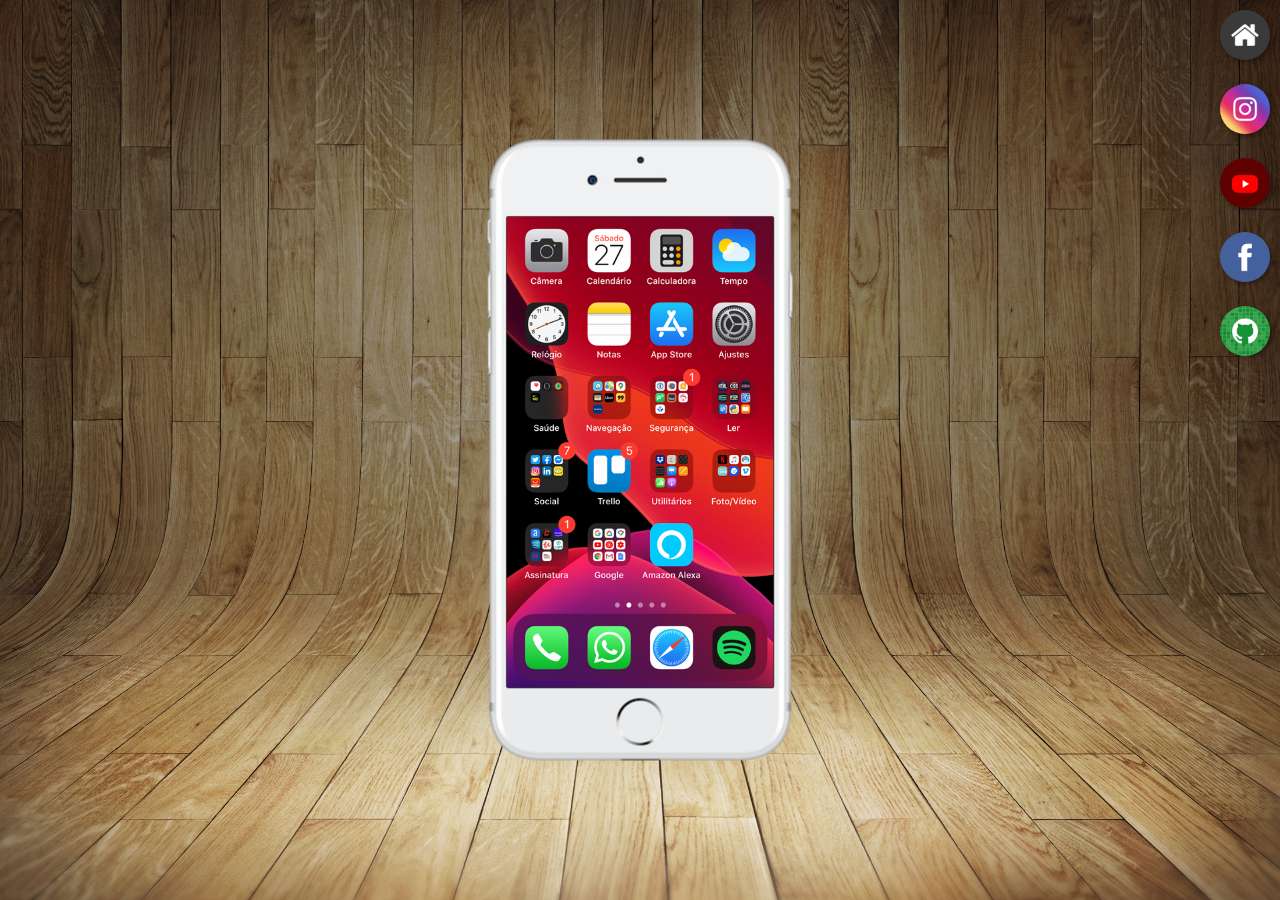
<file: index.html>
<!DOCTYPE html>
<html lang="pt-br">
<head>
    <meta charset="UTF-8">
    <meta name="viewport" content="width=device-width, initial-scale=1.0">
    <link rel="shortcut icon" href="favicon.ico" type="image/x-icon">
    <link rel="stylesheet" href="estilos/style.css">
    <title>Projeto Redes Sociais</title>
</head>
<body>
    <main>
        <section id="telefone">
            <iframe src="home.html" name="tela" id="tela" frameborder="0"></iframe>
        </section>

        <section id="redes-sociais">
           <a href="home.html" target="tela"><img src="imagens/logo-home.jpg" alt="home"></a><br>
            <a href="instagram.html" target="tela"><img src="imagens/logo-instagram.jpg" alt="instagram"></a><br>
            <a href="youtube.html" target="tela"><img src="imagens/logo-youtube.jpg" alt="youtube"></a><br>
            <a href="facebook.html" target="tela"><img src="imagens/logo-facebook.jpg" alt="facebook"></a><br>
            <a href="github.html" target="tela"><img src="imagens/logo-github.jpg" alt="github"></a><br>
        </section>
    </main>
</body>
</html>
</file>
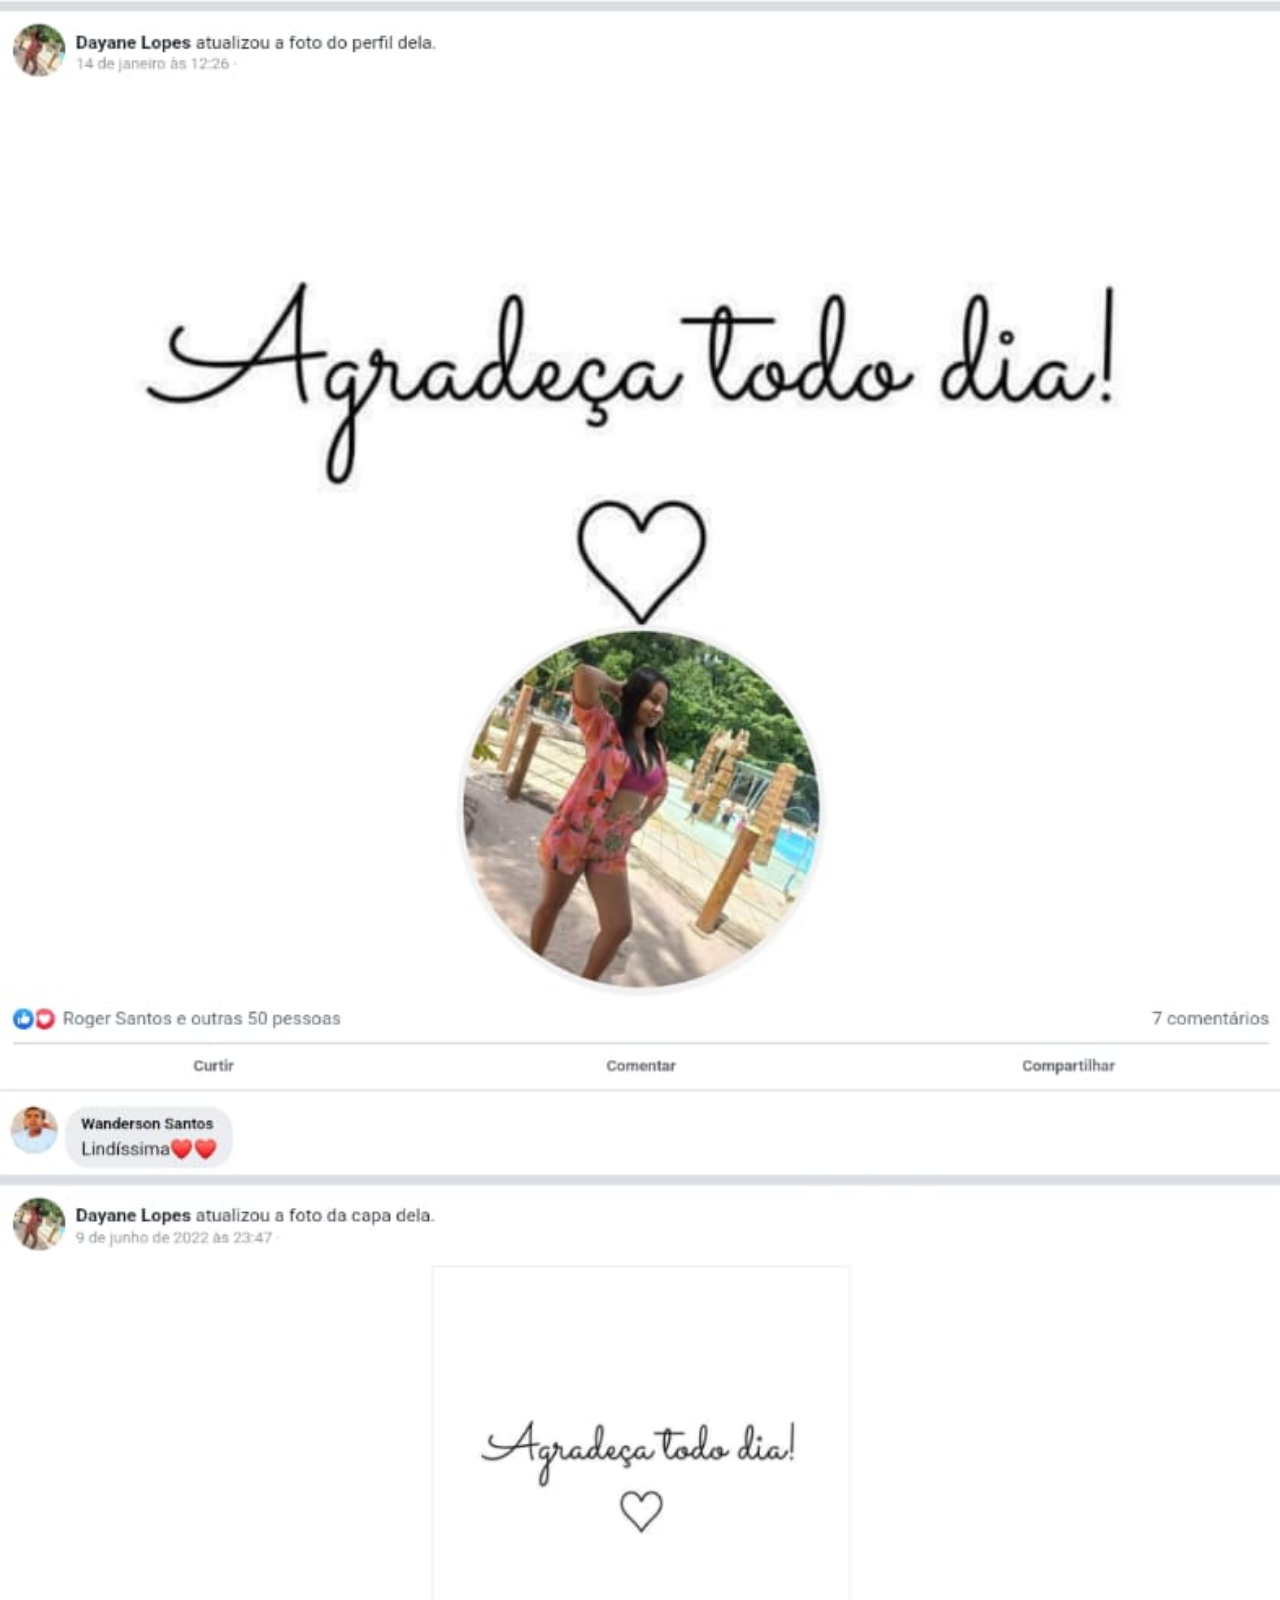
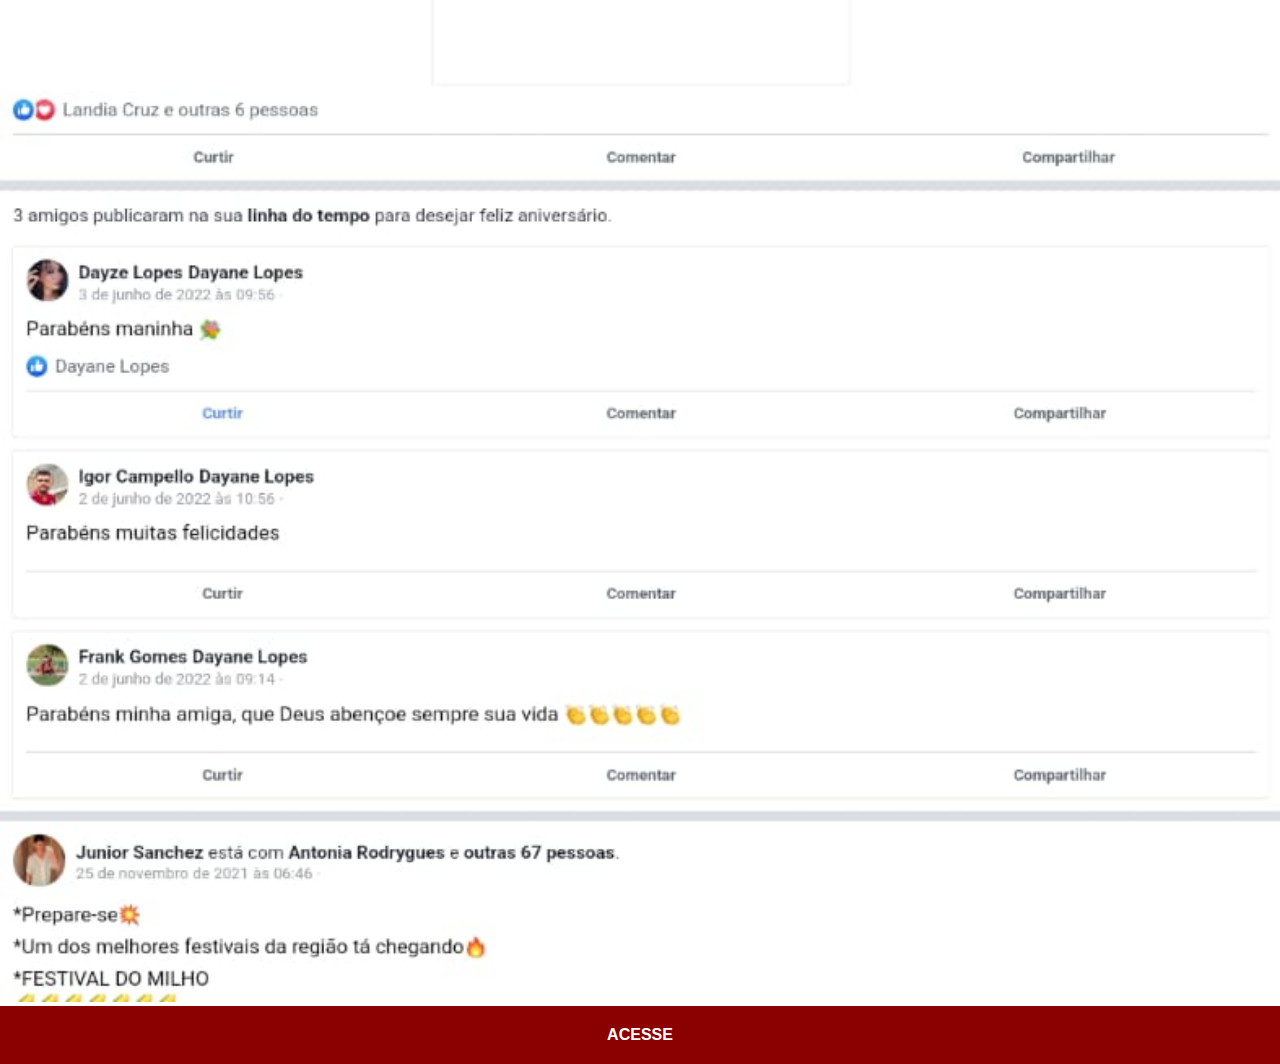
<file: facebook.html>
<!DOCTYPE html>
<html lang="pt-br">
<head>
    <meta charset="UTF-8">
    <meta name="viewport" content="width=device-width, initial-scale=1.0">
    <title>Facebook</title>
    <link rel="stylesheet" href="social.css">
</head>
<body>
    <img src="imagens/tela-face.jpeg" alt="facebook">
    <a href="https://www.facebook.com/profile.php?id=100053690959074">ACESSE</a>
</body>
</html>
</file>
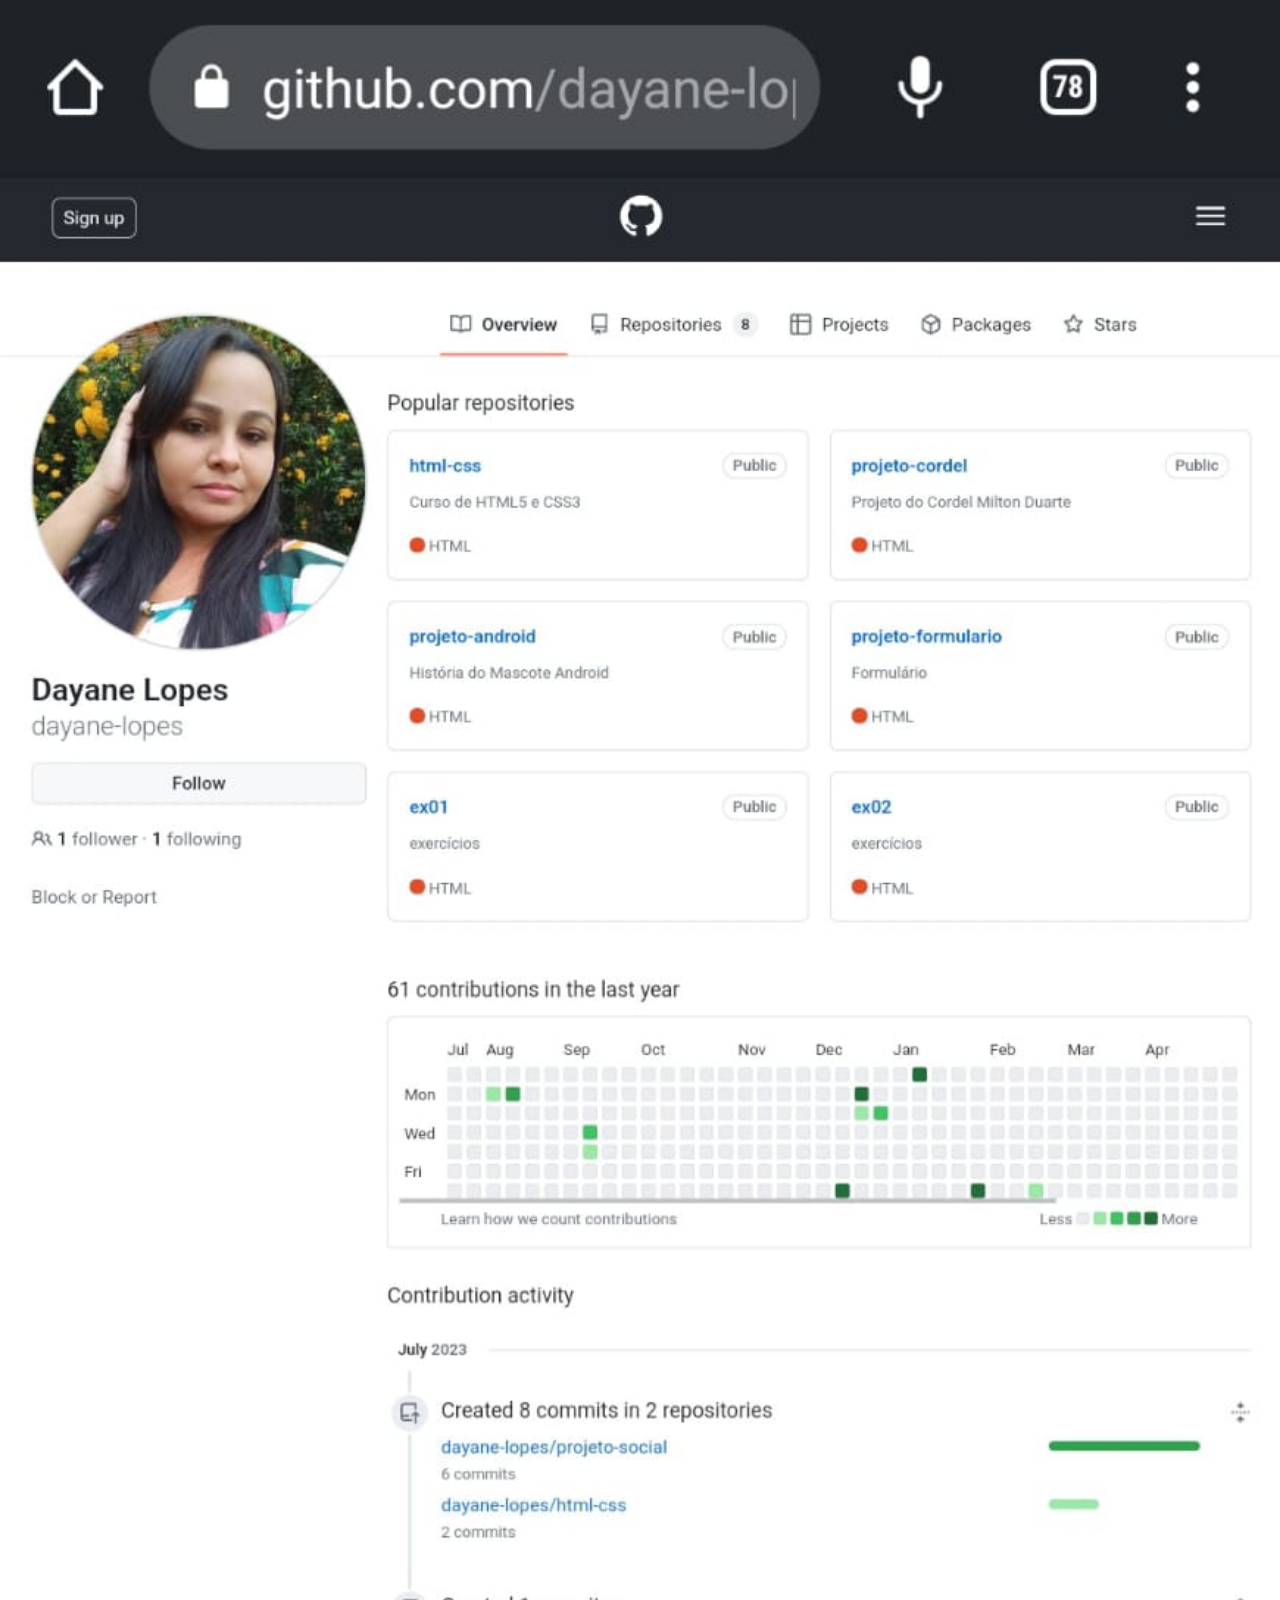
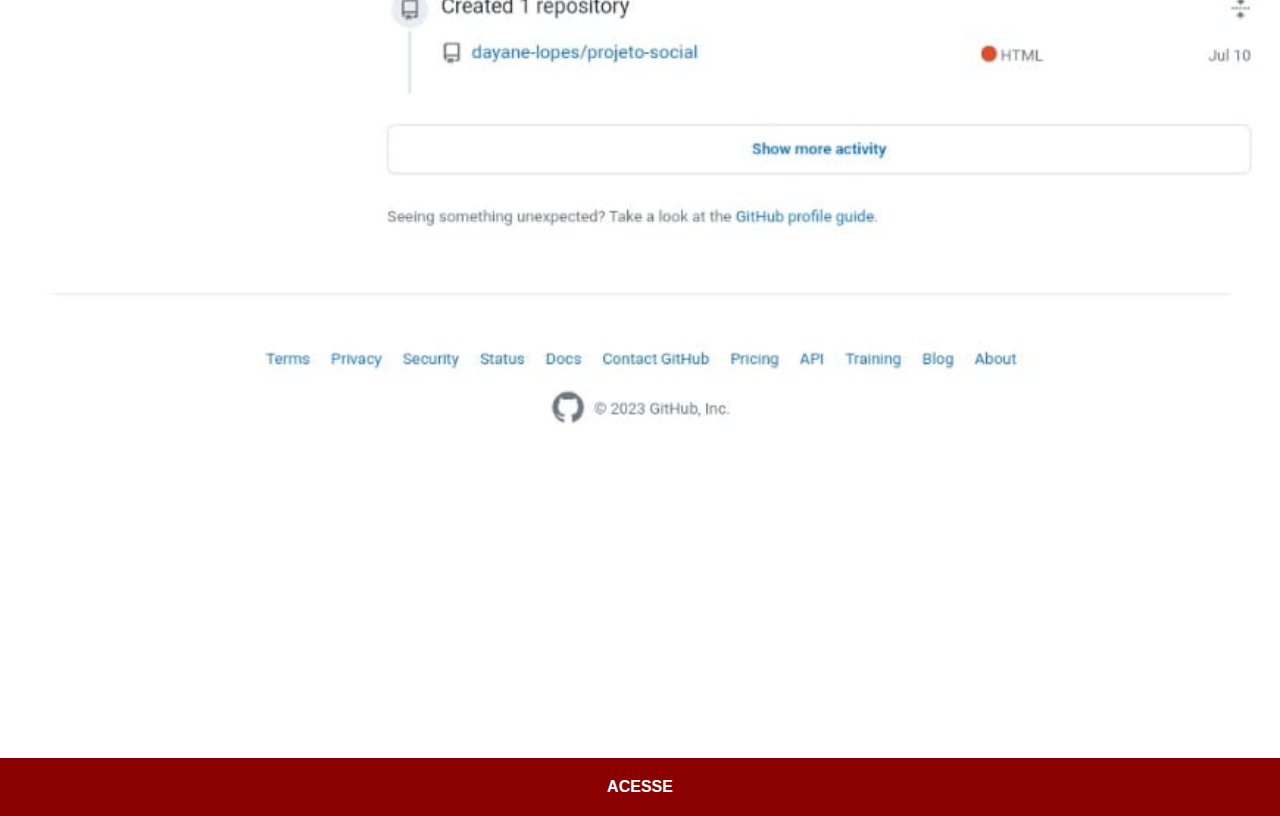
<file: github.html>
<!DOCTYPE html>
<html lang="pt-br">
<head>
    <meta charset="UTF-8">
    <meta name="viewport" content="width=device-width, initial-scale=1.0">
    <title>Github</title>
    <link rel="stylesheet" href="social.css">
</head>
<body>
    <img src="imagens/tela-git.jpeg" alt="github">
    <a href="https://github.com/dayane-lopes" target="_blank">ACESSE</a>
</body>
</html>
</file>
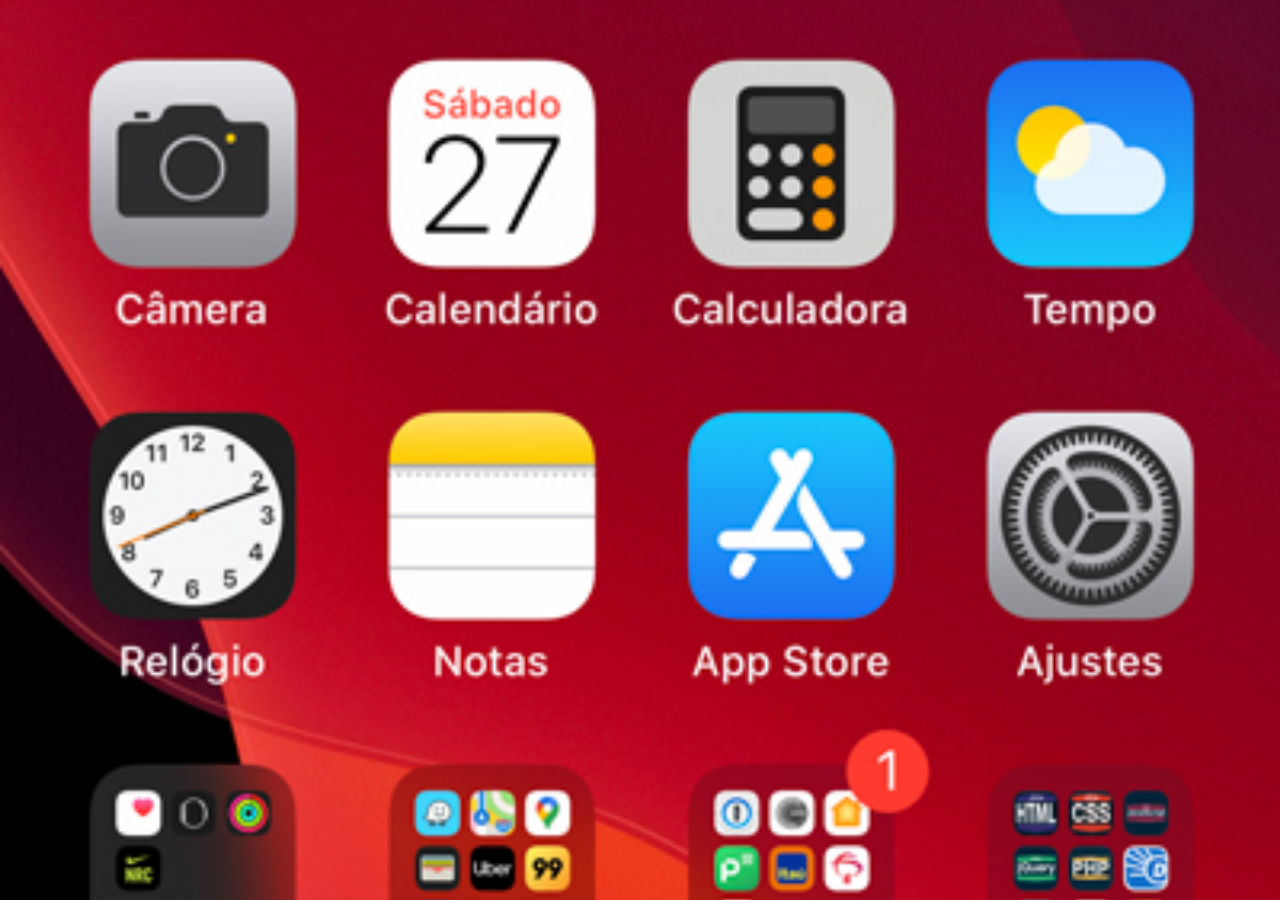
<file: home.html>
<!DOCTYPE html>
<html lang="pt-br">
<head>
    <meta charset="UTF-8">
    <meta name="viewport" content="width=device-width, initial-scale=1.0">
    <title>Home</title>
</head>
<style>
    * {
        margin: 0px;
        padding: 0px;
    }

    body {
        width: 100vw;
        height: 100vh;
        background: black url('imagens/tela-home.jpg');
        background-size: cover;
    }
</style>
<body>
    
</body>
</html>
</file>
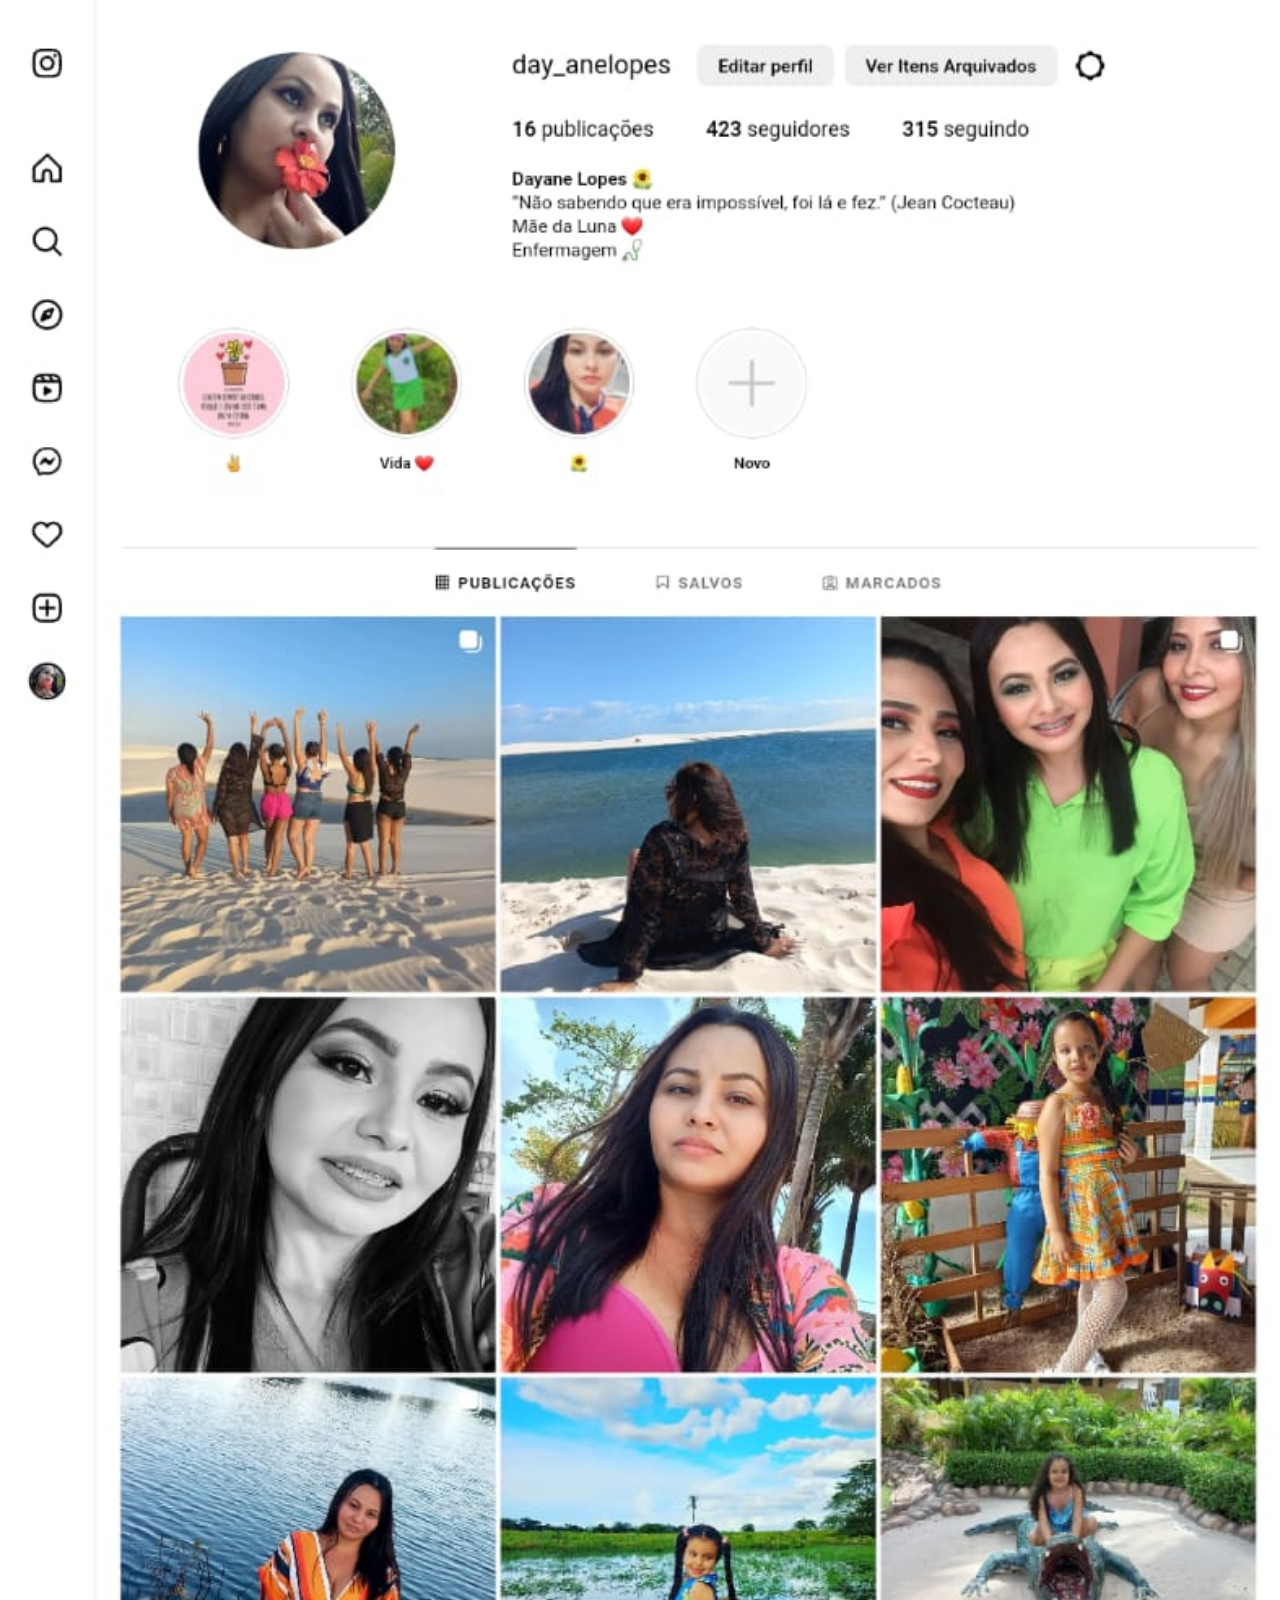
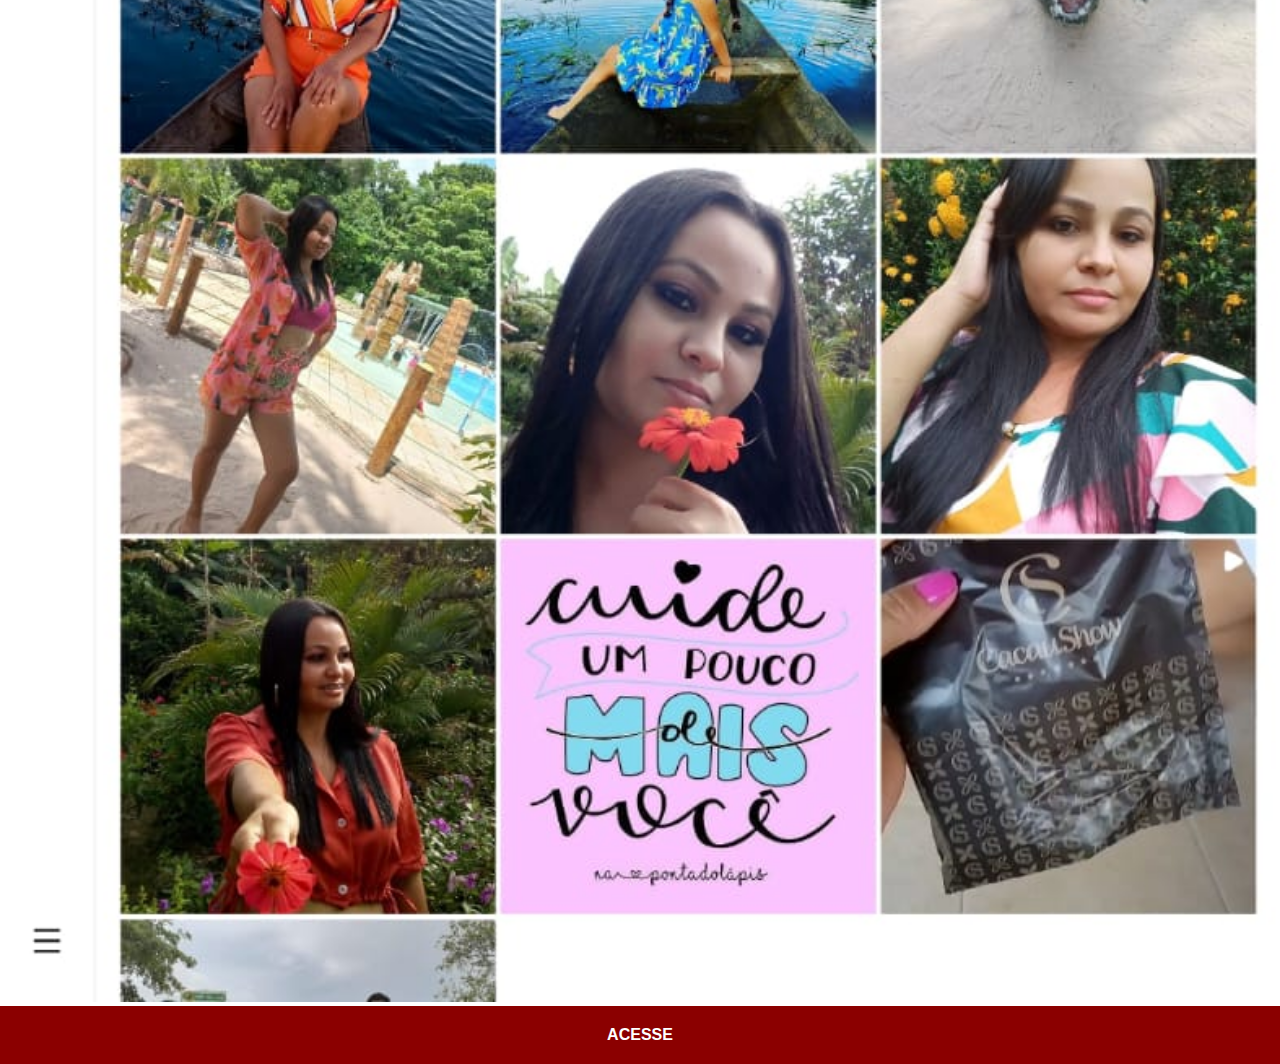
<file: instagram.html>
<!DOCTYPE html>
<html lang="pt-br">
<head>
    <meta charset="UTF-8">
    <meta name="viewport" content="width=device-width, initial-scale=1.0">
    <title>Instagram</title>
    <link rel="stylesheet" href="social.css">
</head>
<body>
    <img src="imagens/tela-insta.jpeg" alt="instagram">
    <a href="https://www.instagram.com/day_anelopes/">ACESSE</a>
</body>
</html>
</file>
<file: estilos/style.css>
@charset "UFT-8";

* {
    margin: 0px;
    padding: 0px;
    font-family: Arial, Helvetica, sans-serif;
}

html, body {
    height: 100vh;
    width: 100vw; 
    background-color: black;
}

body {
    background: url('../imagens/fundo-madeira.jpg') no-repeat top center;
    background-size: cover;
    background-attachment: fixed;
}

main {
    position: relative;
    height: 100vh;
}

section#telefone {
    position: absolute;
    top: 50%;
    left: 50%;
    transform: translate(-50%, -50%);

    height: 627px;
    width: 311px;
    background: url('../imagens/frame-iphone.png');
}

iframe#tela {
    position: relative;
    top: 80px;
    left: 22px;
    width: 267px;
    height: 471px;
}

section#redes-sociais {
    text-align: right; /* botões à direita */
}

section#redes-sociais img {
    width: 50px;
    margin: 10px;
    border-radius: 50%;
    box-shadow: 2px 2px 5px rgba(0, 0, 0, 0.400);
    box-sizing: border-box;    /* a borda vai fazer parte da caixa */
}

section#redes-sociais img:hover {
    border: 2px solid rgba(255, 255, 255, 0.637);
    transform: translate(-3px, -3px);    /* para levantar os botões*/
    box-shadow: 5px 5px 10px rgba(0, 0, 0, 0.623); /* mexe a sombra pro lado */
    transition: transform .3s, border 1s; /* aparece um brilho na borda*/
}
</file>
<file: social.css>
@charset "UTF-8";

* {
    margin: 0px;
    padding: 0px;
    font-family: Arial, Helvetica, sans-serif;
}

img {
    width: 100vw; /* para a imagem ocupar a largura total da wilport*/

}

::-webkit-scrollbar { /*esconde a rolagem lateral*/
    width: 10px;
    height: 0px;
}

a {
    display: block;
    background-color: darkred;
    color: white;
    padding: 20px;
    text-align: center;
    font-weight: bolder;
    text-decoration: none;
}
a:hover {
    background-color: red;
}
</file>
